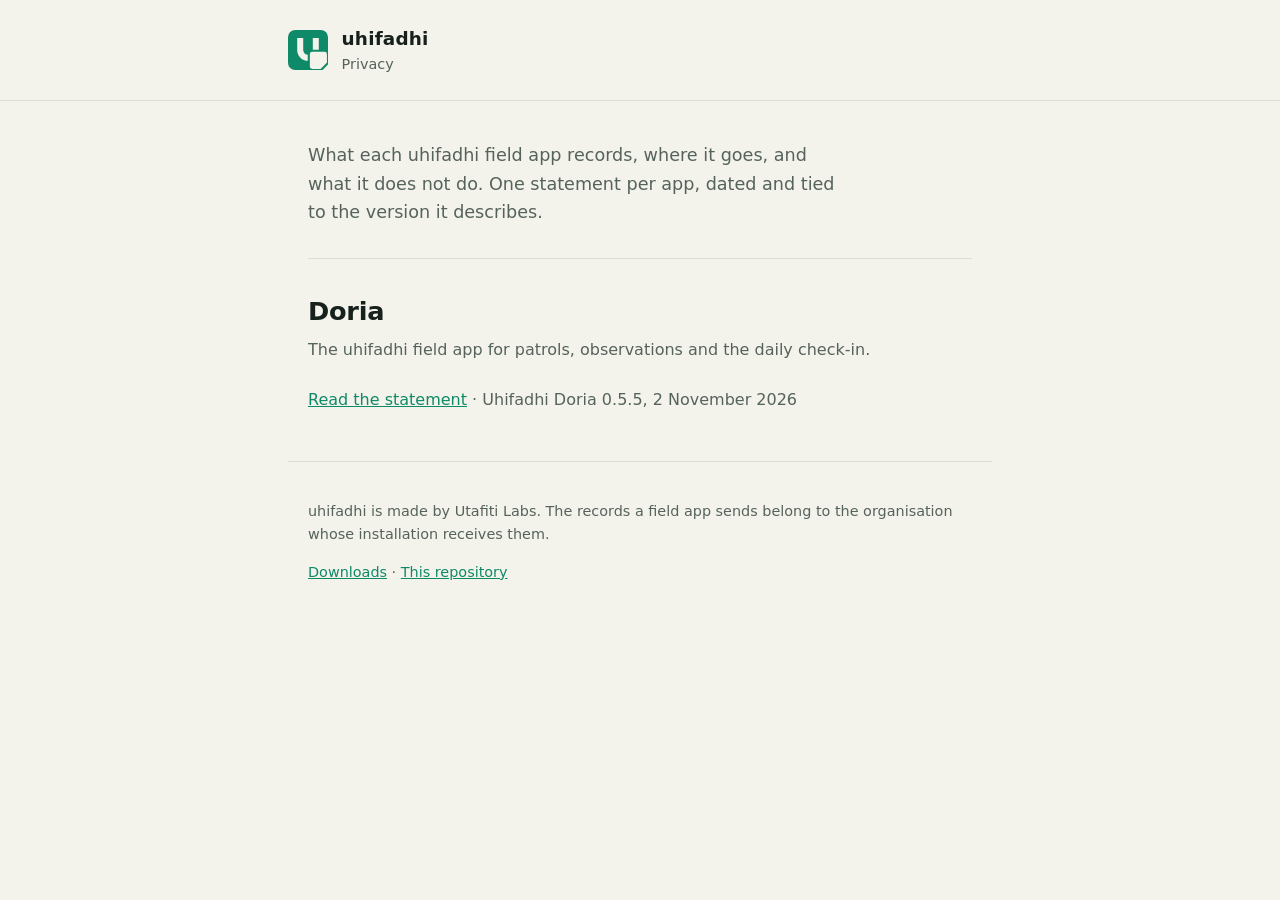
<file: index.html>
<!doctype html>
<!--
  A privacy statement for one uhifadhi field app, served by GitHub Pages from
  main at privacy.uhifadhi.org. Dependency-free: hand-written HTML and the
  stylesheet the downloads page uses. The text is the one the design workspace
  holds (uhifadhi-web, handset/privacy.html) with "your organisation" where an
  installation prints its own name; the two are built from the same source.
-->
<html lang="en">
<head>
<meta charset="utf-8">
<meta name="viewport" content="width=device-width, initial-scale=1">
<title>Privacy — uhifadhi</title>
<meta name="description" content="What the uhifadhi field apps record, where it goes, and what they do not do.">
<link rel="icon" href="assets/favicon.svg" type="image/svg+xml">
<link rel="stylesheet" href="assets/styles.css">
</head>
<body>

<header class="masthead">
  <div class="wrap masthead-in">
    <img class="mark" src="assets/favicon.svg" alt="" width="40" height="40">
    <div>
      <p class="wordmark">uhifadhi</p>
      <p class="tagline">Privacy</p>
    </div>
  </div>
</header>

<main class="wrap">
<p class="lede">What each uhifadhi field app records, where it goes, and what it does not do. One statement per app, dated and tied to the version it describes.</p>
<section class="app"><h2 class="app-name">Doria</h2><p class="app-what">The uhifadhi field app for patrols, observations and the daily check-in.</p>
<p class="status"><a href="doria/">Read the statement</a> &#183; Uhifadhi Doria 0.5.5, 2 November 2026</p></section>
</main>

<footer class="wrap foot">
  <p>uhifadhi is made by Utafiti Labs. The records a field app sends belong to the organisation whose installation receives them.</p>
  <p><a href="https://downloads.uhifadhi.org/">Downloads</a> &#183; <a href="https://github.com/utafitilabs/privacy">This repository</a></p>
</footer>
</body>
</html>
</file>
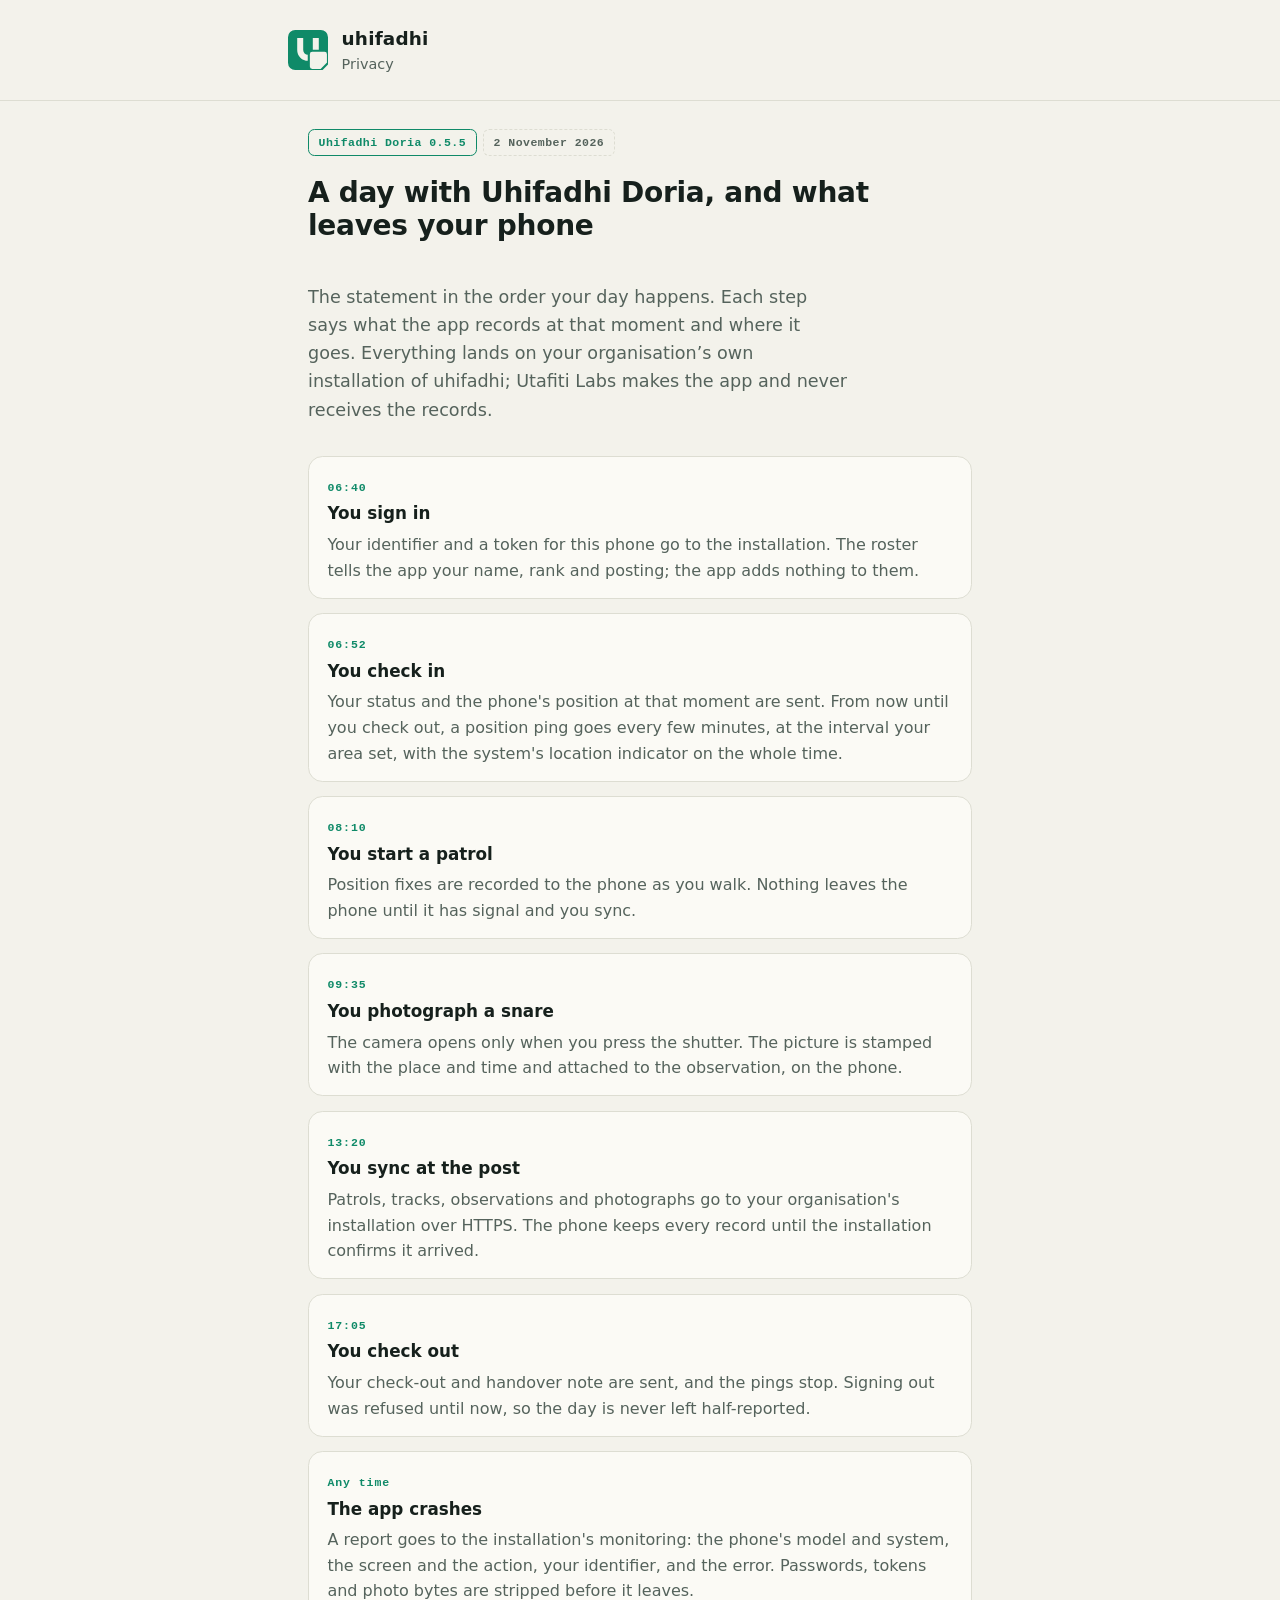
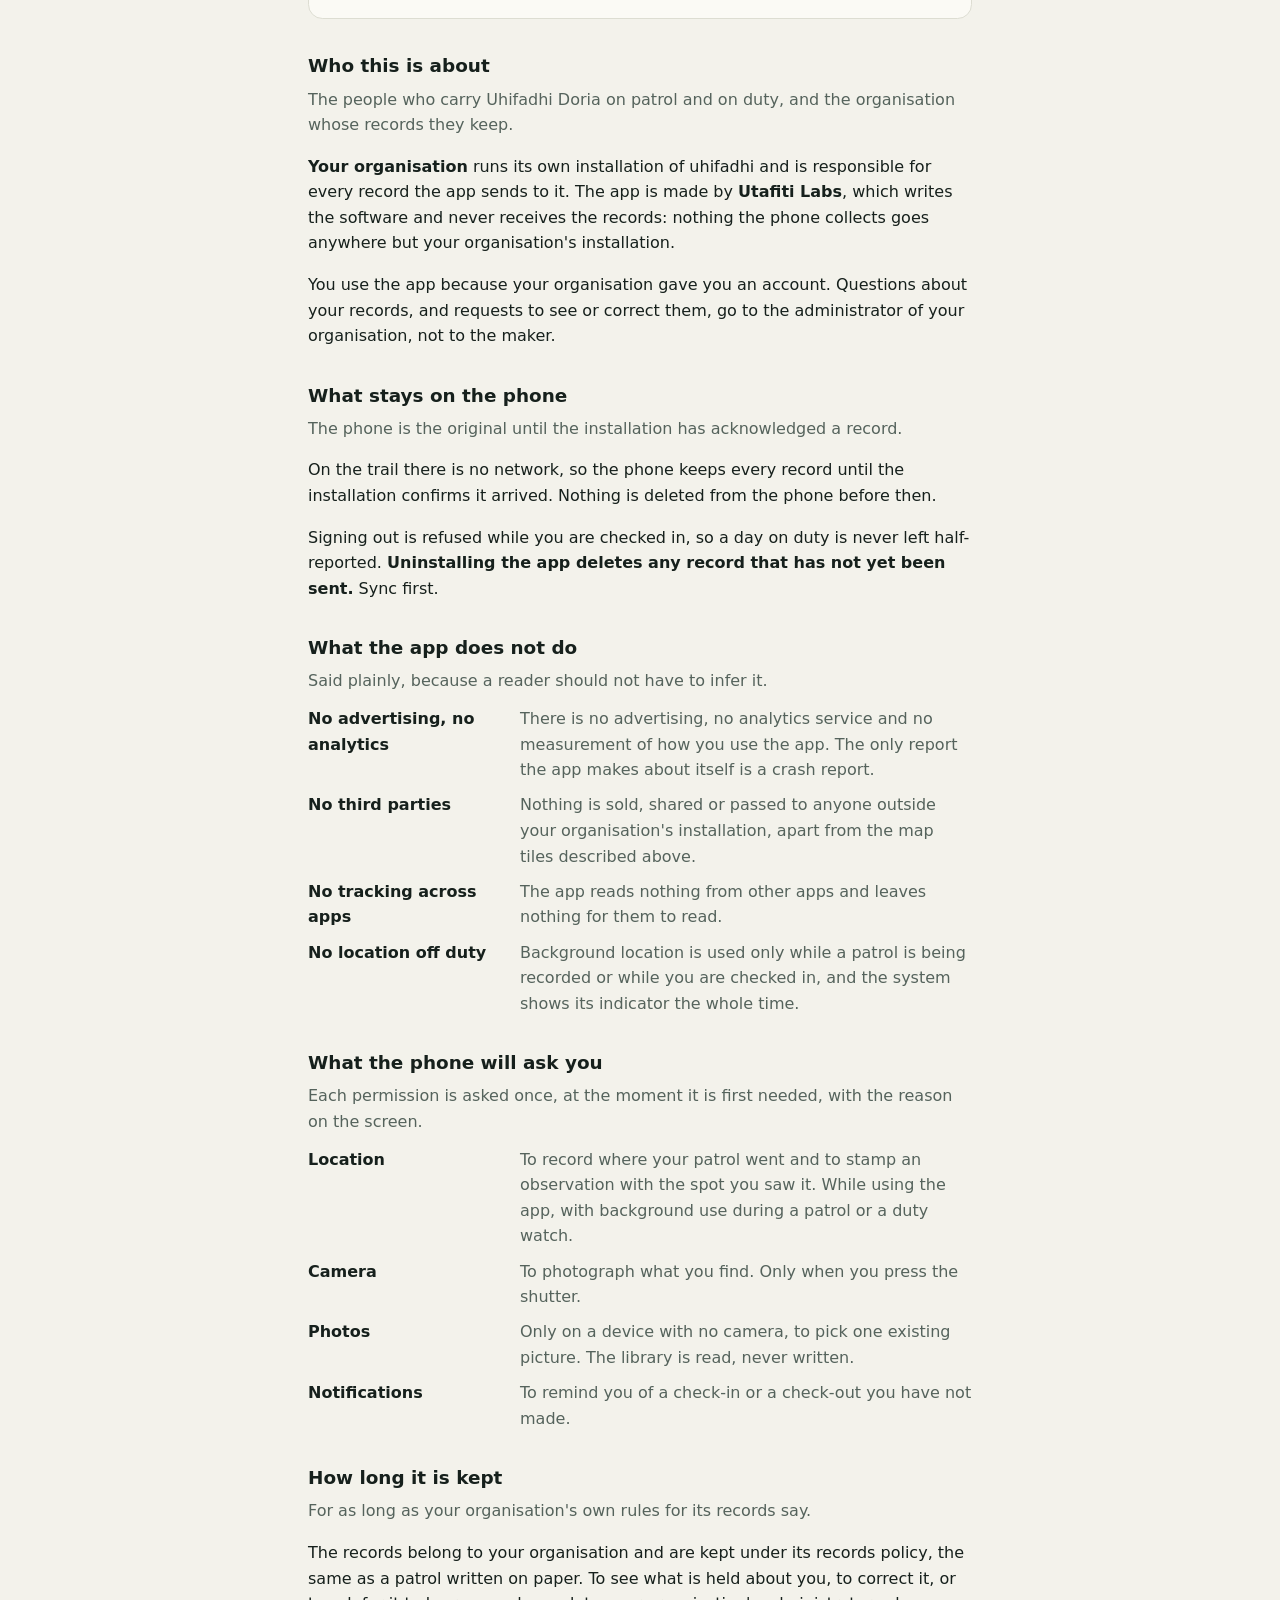
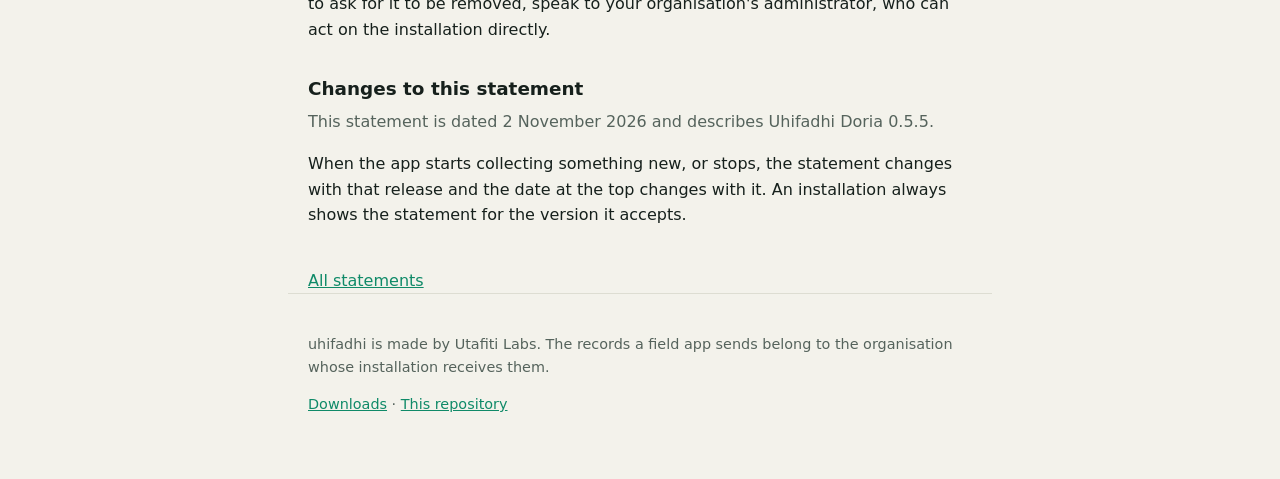
<file: doria/index.html>
<!doctype html>
<!--
  A privacy statement for one uhifadhi field app, served by GitHub Pages from
  main at privacy.uhifadhi.org. Dependency-free: hand-written HTML and the
  stylesheet the downloads page uses. The text is the one the design workspace
  holds (uhifadhi-web, handset/privacy.html) with "your organisation" where an
  installation prints its own name; the two are built from the same source.
-->
<html lang="en">
<head>
<meta charset="utf-8">
<meta name="viewport" content="width=device-width, initial-scale=1">
<title>Uhifadhi Doria privacy statement — uhifadhi</title>
<meta name="description" content="What the uhifadhi field apps record, where it goes, and what they do not do.">
<link rel="icon" href="../assets/favicon.svg" type="image/svg+xml">
<link rel="stylesheet" href="../assets/styles.css">
</head>
<body>

<header class="masthead">
  <div class="wrap masthead-in">
    <img class="mark" src="../assets/favicon.svg" alt="" width="40" height="40">
    <div>
      <p class="wordmark">uhifadhi</p>
      <p class="tagline">Privacy</p>
    </div>
  </div>
</header>

<main class="wrap">
<p class="dated"><span class="pill">Uhifadhi Doria 0.5.5</span><span class="pill soft">2 November 2026</span></p>
<h1>A day with Uhifadhi Doria, and what leaves your phone</h1>
<p class="lede">The statement in the order your day happens. Each step says what the app records at that moment and where it goes. Everything lands on your organisation&rsquo;s own installation of uhifadhi; Utafiti Labs makes the app and never receives the records.</p>
<ol class="day">
<li class="step"><span class="when">06:40</span><b>You sign in</b><p>Your identifier and a token for this phone go to the installation. The roster tells the app your name, rank and posting; the app adds nothing to them.</p></li>
<li class="step"><span class="when">06:52</span><b>You check in</b><p>Your status and the phone's position at that moment are sent. From now until you check out, a position ping goes every few minutes, at the interval your area set, with the system's location indicator on the whole time.</p></li>
<li class="step"><span class="when">08:10</span><b>You start a patrol</b><p>Position fixes are recorded to the phone as you walk. Nothing leaves the phone until it has signal and you sync.</p></li>
<li class="step"><span class="when">09:35</span><b>You photograph a snare</b><p>The camera opens only when you press the shutter. The picture is stamped with the place and time and attached to the observation, on the phone.</p></li>
<li class="step"><span class="when">13:20</span><b>You sync at the post</b><p>Patrols, tracks, observations and photographs go to your organisation's installation over HTTPS. The phone keeps every record until the installation confirms it arrived.</p></li>
<li class="step"><span class="when">17:05</span><b>You check out</b><p>Your check-out and handover note are sent, and the pings stop. Signing out was refused until now, so the day is never left half-reported.</p></li>
<li class="step"><span class="when">Any time</span><b>The app crashes</b><p>A report goes to the installation's monitoring: the phone's model and system, the screen and the action, your identifier, and the error. Passwords, tokens and photo bytes are stripped before it leaves.</p></li>
</ol>
<h2 id="who">Who this is about</h2>
<p class="lead">The people who carry Uhifadhi Doria on patrol and on duty, and the organisation whose records they keep.</p>
<p><b>Your organisation</b> runs its own installation of uhifadhi and is responsible for every record the app sends to it. The app is made by <b>Utafiti Labs</b>, which writes the software and never receives the records: nothing the phone collects goes anywhere but your organisation's installation.</p>
<p>You use the app because your organisation gave you an account. Questions about your records, and requests to see or correct them, go to the administrator of your organisation, not to the maker.</p>
<h2 id="stays">What stays on the phone</h2>
<p class="lead">The phone is the original until the installation has acknowledged a record.</p>
<p>On the trail there is no network, so the phone keeps every record until the installation confirms it arrived. Nothing is deleted from the phone before then.</p>
<p>Signing out is refused while you are checked in, so a day on duty is never left half-reported. <b>Uninstalling the app deletes any record that has not yet been sent.</b> Sync first.</p>
<h2 id="not">What the app does not do</h2>
<p class="lead">Said plainly, because a reader should not have to infer it.</p>
<dl>
<dt>No advertising, no analytics</dt><dd>There is no advertising, no analytics service and no measurement of how you use the app. The only report the app makes about itself is a crash report.</dd>
<dt>No third parties</dt><dd>Nothing is sold, shared or passed to anyone outside your organisation's installation, apart from the map tiles described above.</dd>
<dt>No tracking across apps</dt><dd>The app reads nothing from other apps and leaves nothing for them to read.</dd>
<dt>No location off duty</dt><dd>Background location is used only while a patrol is being recorded or while you are checked in, and the system shows its indicator the whole time.</dd>
</dl>
<h2 id="asks">What the phone will ask you</h2>
<p class="lead">Each permission is asked once, at the moment it is first needed, with the reason on the screen.</p>
<dl>
<dt>Location</dt><dd>To record where your patrol went and to stamp an observation with the spot you saw it. While using the app, with background use during a patrol or a duty watch.</dd>
<dt>Camera</dt><dd>To photograph what you find. Only when you press the shutter.</dd>
<dt>Photos</dt><dd>Only on a device with no camera, to pick one existing picture. The library is read, never written.</dd>
<dt>Notifications</dt><dd>To remind you of a check-in or a check-out you have not made.</dd>
</dl>
<h2 id="kept">How long it is kept</h2>
<p class="lead">For as long as your organisation's own rules for its records say.</p>
<p>The records belong to your organisation and are kept under its records policy, the same as a patrol written on paper. To see what is held about you, to correct it, or to ask for it to be removed, speak to your organisation's administrator, who can act on the installation directly.</p>
<h2 id="changes">Changes to this statement</h2>
<p class="lead">This statement is dated 2 November 2026 and describes Uhifadhi Doria 0.5.5.</p>
<p>When the app starts collecting something new, or stops, the statement changes with that release and the date at the top changes with it. An installation always shows the statement for the version it accepts.</p>
<p class="back"><a href="../">All statements</a></p>
</main>

<footer class="wrap foot">
  <p>uhifadhi is made by Utafiti Labs. The records a field app sends belong to the organisation whose installation receives them.</p>
  <p><a href="https://downloads.uhifadhi.org/">Downloads</a> &#183; <a href="https://github.com/utafitilabs/privacy">This repository</a></p>
</footer>
</body>
</html>
</file>
<file: assets/styles.css>
/*
   The palette is the masterbrand's, written in as literals: deep jade on bone
   paper by day, mint on the night canvas after dark. The same two pairs the
   mark itself carries.
*/
:root {
  --paper: #f3f2eb;
  --ink: #16201c;
  --ink-soft: #55635c;
  --accent: #0f8a68;
  --accent-ink: #f3f2eb;
  --rule: #ddddd2;
  --panel: #fbfaf5;
}

@media (prefers-color-scheme: dark) {
  :root {
    --paper: #0c1310;
    --ink: #e6ece8;
    --ink-soft: #93a29b;
    --accent: #3ed9a8;
    --accent-ink: #0c1310;
    --rule: #1e2b25;
    --panel: #111a16;
  }
}

* { box-sizing: border-box; }

html { -webkit-text-size-adjust: 100%; }

body {
  margin: 0;
  background: var(--paper);
  color: var(--ink);
  font: 16px/1.6 ui-sans-serif, system-ui, -apple-system, "Segoe UI", Helvetica, Arial, sans-serif;
}

.wrap {
  width: 100%;
  max-width: 44rem;
  margin: 0 auto;
  padding: 0 1.25rem;
}

/* Masthead */
.masthead {
  border-bottom: 1px solid var(--rule);
  padding: 1.5rem 0;
}

.masthead-in {
  display: flex;
  align-items: center;
  gap: 0.85rem;
  padding: 0;
}

.mark { display: block; }

.wordmark {
  margin: 0;
  font-size: 1.15rem;
  font-weight: 650;
  letter-spacing: 0.01em;
}

.tagline {
  margin: 0;
  font-size: 0.9rem;
  color: var(--ink-soft);
}

/* Body */
.lede {
  margin: 2.5rem 0 2rem;
  font-size: 1.1rem;
  color: var(--ink-soft);
  max-width: 34rem;
}

.app {
  border-top: 1px solid var(--rule);
  padding-top: 2rem;
  margin-bottom: 3rem;
}

.app-name {
  margin: 0;
  font-size: 1.6rem;
  letter-spacing: -0.01em;
}

.app-what {
  margin: 0.35rem 0 1.5rem;
  color: var(--ink-soft);
}

/* The latest build */
.latest {
  background: var(--panel);
  border: 1px solid var(--rule);
  border-radius: 0.75rem;
  padding: 1.25rem;
}

.version {
  margin: 0;
  font-size: 1.25rem;
  font-weight: 650;
}

.meta {
  margin: 0.25rem 0 1.1rem;
  font-size: 0.9rem;
  color: var(--ink-soft);
}

.button {
  display: inline-block;
  background: var(--accent);
  color: var(--accent-ink);
  text-decoration: none;
  font-weight: 600;
  padding: 0.7rem 1.25rem;
  border-radius: 0.5rem;
}

.button:hover { filter: brightness(1.08); }

.button:focus-visible {
  outline: 2px solid var(--ink);
  outline-offset: 2px;
}

.size {
  margin-left: 0.75rem;
  font-size: 0.9rem;
  color: var(--ink-soft);
}

.digest {
  margin: 1.1rem 0 0;
  font-size: 0.8rem;
  color: var(--ink-soft);
  overflow-wrap: anywhere;
}

.digest code {
  font-family: ui-monospace, SFMono-Regular, Menlo, Consolas, monospace;
  color: var(--ink);
}

.status { margin: 0; color: var(--ink-soft); }

.status a { color: var(--accent); }

/* Older versions */
.older { margin-top: 1rem; }

.older summary {
  cursor: pointer;
  color: var(--ink-soft);
  font-size: 0.95rem;
}

.older-list {
  list-style: none;
  margin: 0.75rem 0 0;
  padding: 0;
}

.older-list li {
  display: flex;
  flex-wrap: wrap;
  gap: 0.5rem 0.9rem;
  align-items: baseline;
  padding: 0.5rem 0;
  border-bottom: 1px solid var(--rule);
  font-size: 0.95rem;
}

.older-list a { color: var(--accent); }

.older-list .when {
  color: var(--ink-soft);
  font-size: 0.85rem;
}

/* Footer */
.foot {
  border-top: 1px solid var(--rule);
  padding-top: 1.5rem;
  padding-bottom: 3rem;
  font-size: 0.9rem;
  color: var(--ink-soft);
}

.foot a { color: var(--accent); }

/* Privacy statements — the download page's vocabulary, plus a step list and
   a term list for the statement itself. */
h1 { font-size: 1.75rem; line-height: 1.2; letter-spacing: -0.01em; margin: 1.25rem 0 0.75rem; }
h2 { font-size: 1.15rem; margin: 2rem 0 0.35rem; }
.dated { display: flex; gap: 0.4rem; flex-wrap: wrap; margin: 1.75rem 0 0; }
.pill { display: inline-block; font: 600 0.72rem/1 ui-monospace, Menlo, monospace; letter-spacing: 0.04em; padding: 0.4rem 0.6rem; border-radius: 0.4rem; border: 1px solid var(--accent); color: var(--accent); }
.pill.soft { border-style: dashed; border-color: var(--rule); color: var(--ink-soft); }
.lead { color: var(--ink-soft); margin: 0 0 0.75rem; }
.day { list-style: none; margin: 1.5rem 0 0.5rem; padding: 0; display: flex; flex-direction: column; gap: 0.9rem; }
.step { background: var(--panel); border: 1px solid var(--rule); border-radius: 0.9rem; padding: 1rem 1.15rem 0.9rem; }
.step .when { display: inline-block; font: 600 0.72rem/1 ui-monospace, Menlo, monospace; letter-spacing: 0.08em; color: var(--accent); margin-bottom: 0.45rem; }
.step b { display: block; font-size: 1.05rem; margin-bottom: 0.3rem; }
.step p { margin: 0; color: var(--ink-soft); }
dl { display: grid; grid-template-columns: minmax(9rem, 12rem) 1fr; column-gap: 1.25rem; row-gap: 0.6rem; margin: 0.75rem 0 1rem; }
dt { font-weight: 600; margin: 0; }
dd { margin: 0; color: var(--ink-soft); }
@media (max-width: 36rem) { dl { grid-template-columns: 1fr; row-gap: 0.2rem; } dd { margin-bottom: 0.6rem; } }
.back { margin: 2.5rem 0 0; }
.back a { color: var(--accent); }
</file>
